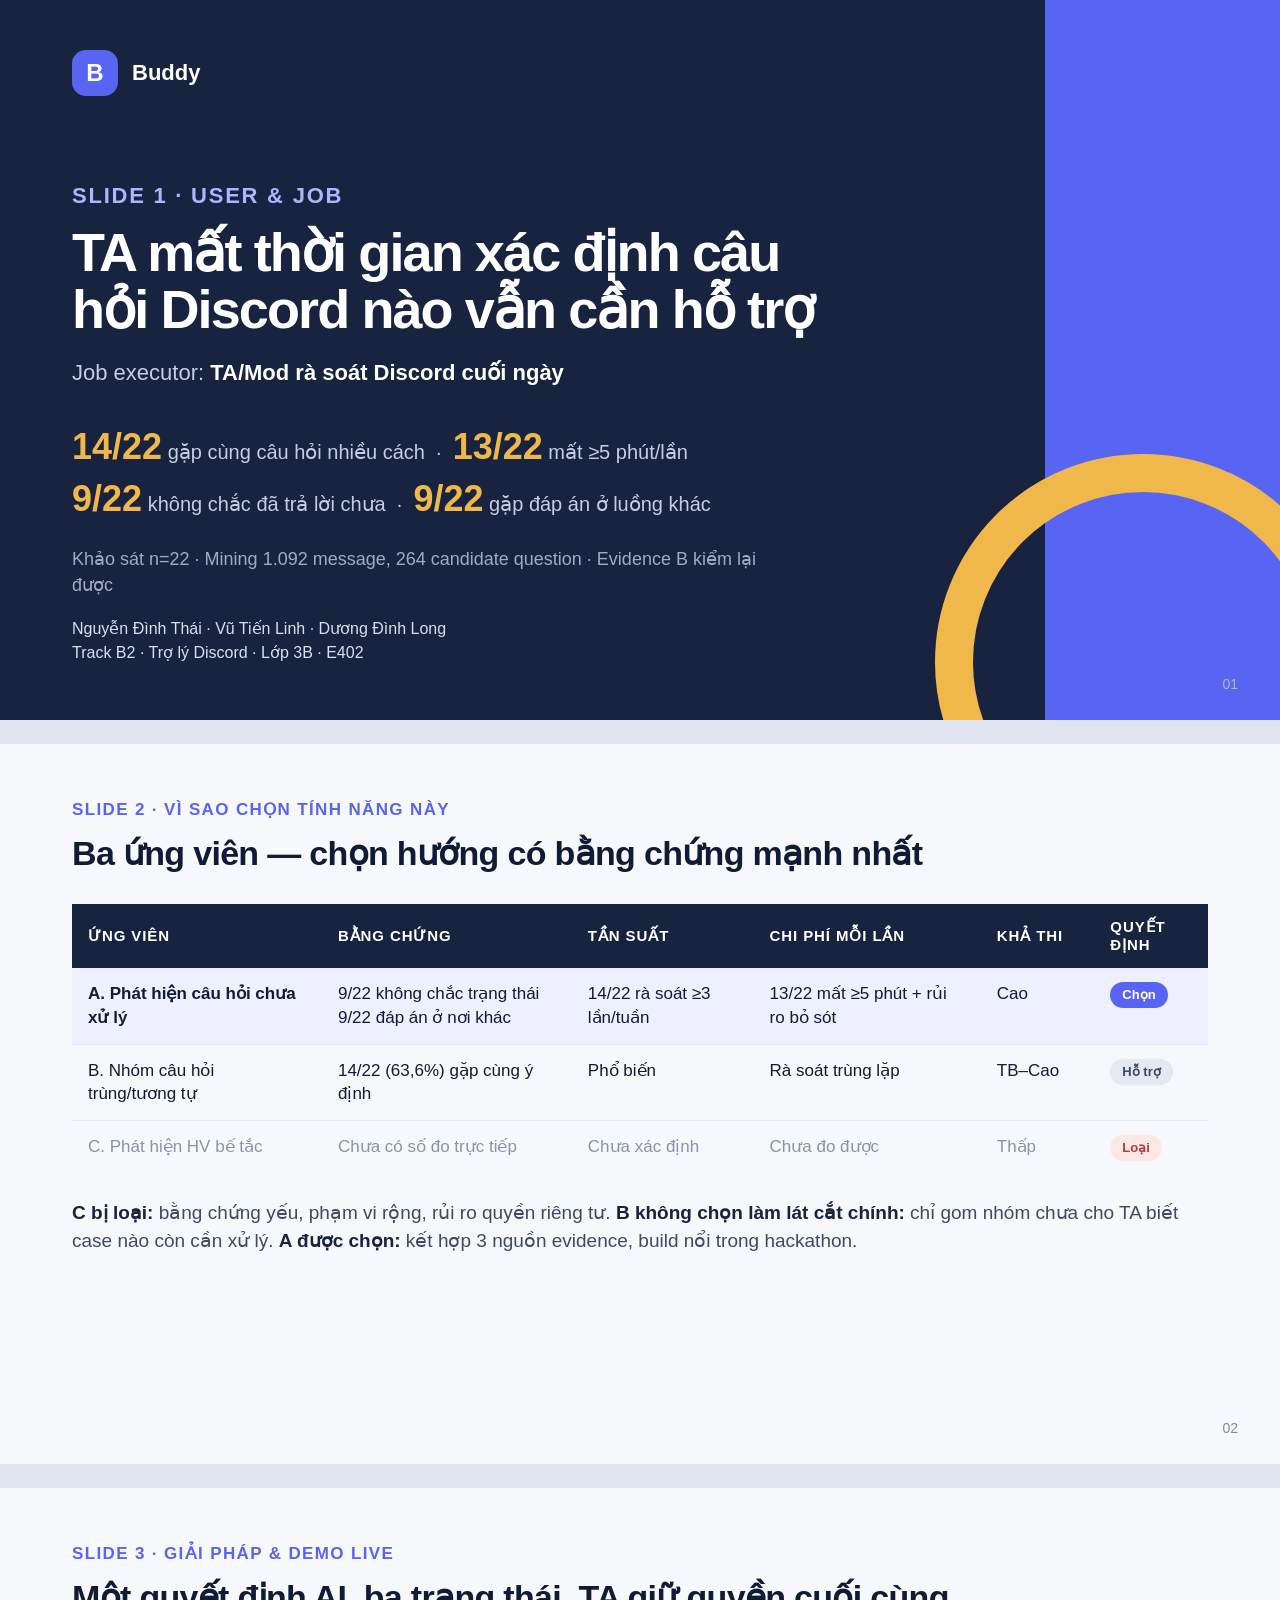
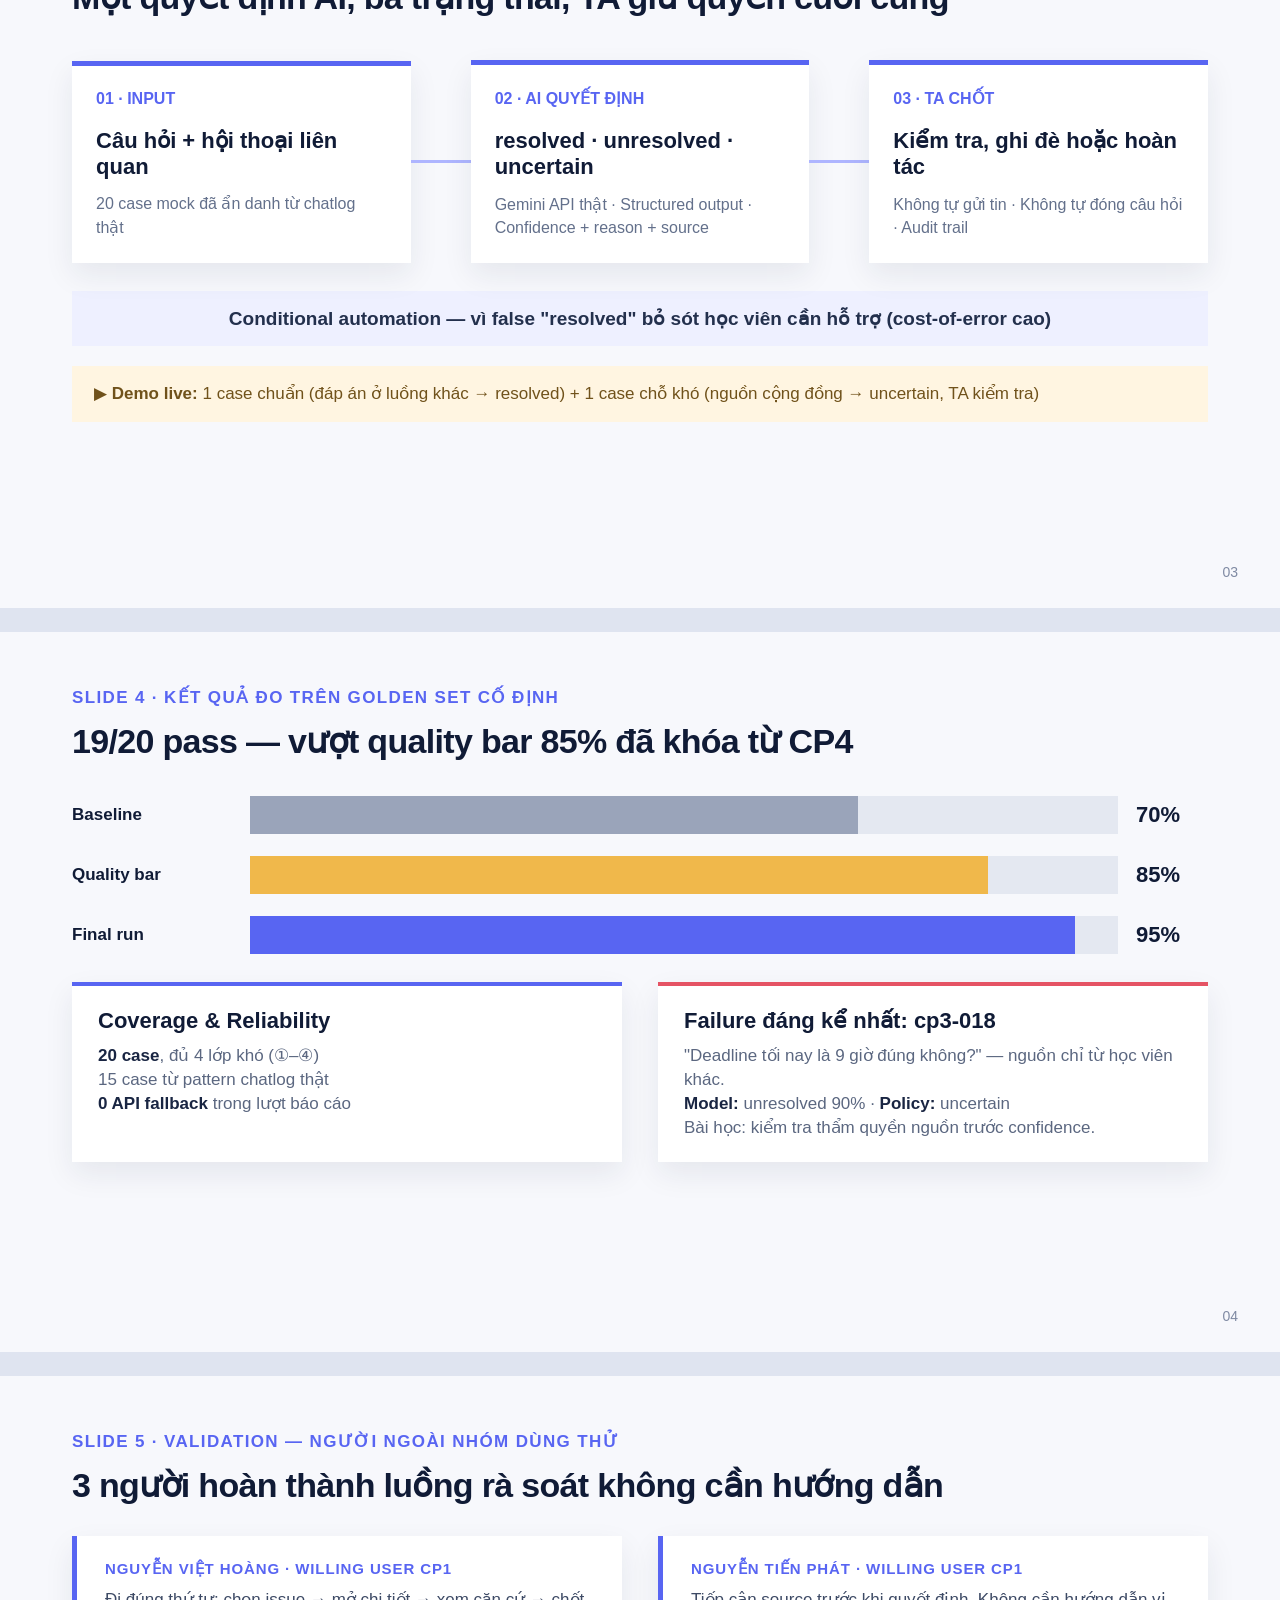
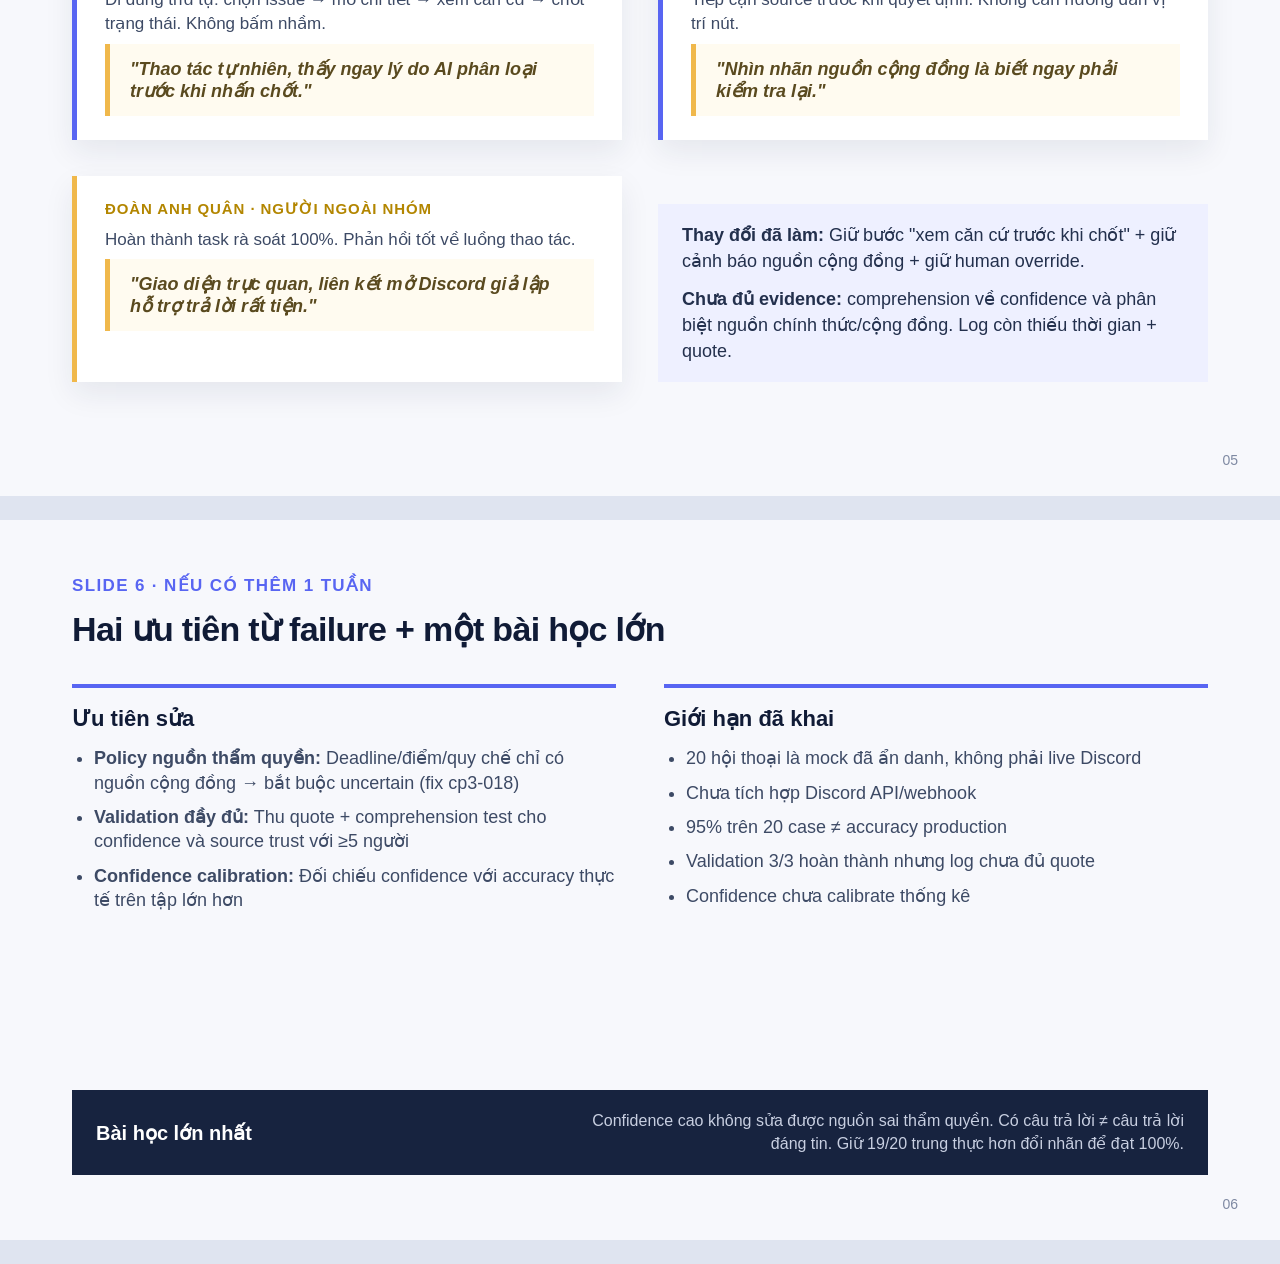
<file: docs/demo-slides.html>
<!doctype html>
<html lang="vi">
<head>
  <meta charset="utf-8">
  <meta name="viewport" content="width=device-width, initial-scale=1">
  <title>Buddy · Demo slides CP5</title>
  <style>
    @page { size: 13.333in 7.5in; margin: 0; }
    * { box-sizing: border-box; }
    html, body { margin: 0; background: #dfe4f0; font-family: Arial, "Segoe UI", sans-serif; color: #101b36; }
    .slide { position: relative; width: 13.333in; height: 7.5in; margin: 0 auto 24px; overflow: hidden; background: #f7f8fc; page-break-after: always; }
    .slide:last-child { page-break-after: auto; }
    .navy { background: #17233f; color: white; }
    .pad { padding: 54px 72px; }
    .eyebrow { margin: 0 0 12px; color: #5865f2; font-size: 17px; font-weight: 800; letter-spacing: .08em; text-transform: uppercase; }
    .navy .eyebrow { color: #aeb5ff; }
    h1 { margin: 0; font-size: 54px; line-height: 1.05; letter-spacing: -.035em; }
    h2 { margin: 0; font-size: 34px; line-height: 1.1; letter-spacing: -.02em; }
    h3 { margin: 0; font-size: 22px; line-height: 1.2; }
    p { margin: 0; font-size: 20px; line-height: 1.45; }
    .muted { color: #63708b; }
    .navy .muted { color: #c7cee2; }
    .brand { position: absolute; left: 72px; top: 50px; display: flex; align-items: center; gap: 14px; font-size: 22px; font-weight: 800; }
    .brand-mark { display: grid; width: 46px; height: 46px; place-items: center; border-radius: 14px; background: #5865f2; color: white; font-size: 24px; font-weight: 900; }
    .cover-copy { position: absolute; left: 72px; top: 160px; width: 820px; }
    .cover-copy h1 { max-width: 780px; }
    .cover-copy p { margin-top: 20px; width: 700px; font-size: 22px; }
    .cover-rule { position: absolute; right: 0; top: 0; width: 235px; height: 720px; background: #5865f2; }
    .cover-rule::before { content: ""; position: absolute; left: -110px; bottom: -150px; width: 340px; height: 340px; border: 38px solid #f0b84b; border-radius: 50%; }
    .team { position: absolute; left: 72px; bottom: 55px; color: #dbe0ee; font-size: 16px; line-height: 1.5; }
    .page { position: absolute; right: 42px; bottom: 28px; font-size: 14px; color: #7e89a2; }
    .navy .page { color: #aeb7cf; }

    /* Metrics grid */
    .grid-2 { display: grid; grid-template-columns: 1fr 1fr; gap: 36px; margin-top: 32px; }
    .metric { border-top: 4px solid #5865f2; padding-top: 14px; }
    .metric strong { display: block; font-size: 44px; line-height: 1; color: #17233f; }
    .metric span { display: block; margin-top: 8px; font-size: 17px; line-height: 1.35; color: #5d6982; }

    /* Job statement */
    .jtbd { margin-top: 28px; padding: 20px 26px; border-left: 6px solid #f0b84b; background: white; font-size: 21px; font-weight: 700; line-height: 1.35; }

    /* Impact table */
    .impact-table { width: 100%; margin-top: 32px; border-collapse: collapse; font-size: 17px; }
    .impact-table th { text-align: left; padding: 14px 16px; background: #17233f; color: white; font-size: 15px; font-weight: 800; text-transform: uppercase; letter-spacing: .06em; }
    .impact-table td { padding: 14px 16px; border-bottom: 1px solid #e4e8f1; vertical-align: top; line-height: 1.4; }
    .impact-table tr:last-child td { border-bottom: none; }
    .impact-table .chosen { background: #eef0ff; }
    .impact-table .eliminated { color: #8893aa; }
    .tag-chosen { display: inline-block; padding: 4px 12px; border-radius: 999px; background: #5865f2; color: white; font-size: 13px; font-weight: 800; }
    .tag-support { display: inline-block; padding: 4px 12px; border-radius: 999px; background: #e4e8f1; color: #3d4a65; font-size: 13px; font-weight: 800; }
    .tag-no { display: inline-block; padding: 4px 12px; border-radius: 999px; background: #fde8e8; color: #b33a3a; font-size: 13px; font-weight: 800; }
    .impact-why { margin-top: 24px; font-size: 19px; line-height: 1.45; color: #3d4a65; }
    .impact-why strong { color: #17233f; }

    /* Flow */
    .flow { display: grid; grid-template-columns: 1fr 60px 1fr 60px 1fr; align-items: center; margin-top: 44px; }
    .step { min-height: 200px; padding: 24px; background: white; border-top: 5px solid #5865f2; box-shadow: 0 12px 28px rgba(24,35,63,.08); }
    .step .num { display: block; margin-bottom: 20px; color: #5865f2; font-size: 16px; font-weight: 800; }
    .step p { margin-top: 12px; color: #63708b; font-size: 16px; }
    .connector { height: 3px; background: #aeb5ff; }
    .principle { margin-top: 28px; padding: 16px 22px; color: #23304d; background: #eef0ff; font-size: 19px; font-weight: 800; text-align: center; }
    .tag { display: inline-block; margin-bottom: 18px; padding: 7px 14px; border-radius: 999px; color: #2b3ab8; background: #e9ebff; font-size: 14px; font-weight: 800; }
    .demo-note { margin-top: 20px; padding: 16px 22px; background: #fff5e1; color: #70521b; font-size: 17px; line-height: 1.4; }

    /* Bar chart */
    .chart { margin-top: 36px; }
    .bar-row { display: grid; grid-template-columns: 160px 1fr 72px; gap: 18px; align-items: center; margin: 22px 0; }
    .bar-label { font-size: 17px; font-weight: 800; }
    .track { height: 38px; background: #e4e8f1; overflow: hidden; }
    .fill { height: 100%; background: #5865f2; }
    .fill.baseline { background: #9aa4ba; }
    .fill.bar { background: #f0b84b; }
    .bar-value { font-size: 22px; font-weight: 900; }

    /* Result grid */
    .result-grid { display: grid; grid-template-columns: 1fr 1fr; gap: 36px; margin-top: 28px; }
    .result-card { padding: 22px 26px; background: white; border-top: 4px solid #5865f2; box-shadow: 0 12px 28px rgba(24,35,63,.08); }
    .result-card.fail { border-top-color: #e55364; }
    .result-card h3 { margin-bottom: 10px; }
    .result-card p { font-size: 17px; color: #5b6780; line-height: 1.4; }
    .result-card strong { color: #192542; }

    /* Validation */
    .val-grid { display: grid; grid-template-columns: 1fr 1fr; gap: 36px; margin-top: 32px; }
    .val-card { padding: 24px 28px; background: white; border-left: 5px solid #5865f2; box-shadow: 0 12px 28px rgba(24,35,63,.08); }
    .val-card .name { font-size: 15px; font-weight: 800; color: #5865f2; text-transform: uppercase; letter-spacing: .06em; margin-bottom: 10px; }
    .val-card p { font-size: 17px; color: #3d4a65; line-height: 1.4; }
    .val-summary { margin-top: 28px; padding: 18px 24px; background: #eef0ff; }
    .val-summary p { font-size: 18px; color: #23304d; line-height: 1.45; }
    .quote-block { margin-top: 8px; padding: 14px 20px; border-left: 5px solid #f0b84b; background: #fffbf0; font-size: 18px; font-weight: 700; font-style: italic; color: #5a4a1f; }

    /* Future */
    .future-grid { display: grid; grid-template-columns: 1fr 1fr; gap: 48px; margin-top: 36px; }
    .future-block { border-top: 4px solid #5865f2; padding-top: 18px; }
    .future-block h3 { margin-bottom: 14px; }
    .future-block ul { margin: 0; padding-left: 22px; }
    .future-block li { margin: 10px 0; font-size: 18px; line-height: 1.35; color: #3d4a65; }
    .lesson-box { position: absolute; left: 72px; right: 72px; bottom: 65px; padding: 20px 24px; background: #17233f; color: white; display: flex; justify-content: space-between; align-items: center; }
    .lesson-box strong { font-size: 20px; }
    .lesson-box span { max-width: 620px; color: #c8cfe1; font-size: 16px; line-height: 1.4; text-align: right; }

    /* Honesty bar */
    .honesty { position: absolute; left: 72px; right: 72px; bottom: 50px; display: flex; justify-content: space-between; align-items: center; padding: 18px 22px; background: #17233f; color: white; }
    .honesty strong { font-size: 19px; }
    .honesty span { max-width: 600px; color: #c8cfe1; font-size: 15px; line-height: 1.4; text-align: right; }

    @media print { html, body { background: white; } .slide { margin: 0; } }
  </style>
</head>
<body>

  <!-- ========== SLIDE 1 · USER & JOB (45") ========== -->
  <section class="slide navy">
    <div class="cover-rule"></div>
    <div class="brand"><span class="brand-mark">B</span><span>Buddy</span></div>
    <div class="cover-copy">
      <p class="eyebrow">Slide 1 · User &amp; Job</p>
      <h1>TA mất thời gian xác định câu hỏi Discord nào vẫn cần hỗ trợ</h1>
      <p class="muted">Job executor: <strong style="color:white">TA/Mod rà soát Discord cuối ngày</strong></p>
      <p class="muted" style="margin-top:32px; font-size:20px;">
        <strong style="color:#f0b84b; font-size:36px">14/22</strong> gặp cùng câu hỏi nhiều cách &nbsp;·&nbsp;
        <strong style="color:#f0b84b; font-size:36px">13/22</strong> mất ≥5 phút/lần<br>
        <strong style="color:#f0b84b; font-size:36px">9/22</strong> không chắc đã trả lời chưa &nbsp;·&nbsp;
        <strong style="color:#f0b84b; font-size:36px">9/22</strong> gặp đáp án ở luồng khác
      </p>
      <p class="muted" style="margin-top:20px; font-size:18px; opacity:.8;">Khảo sát n=22 · Mining 1.092 message, 264 candidate question · Evidence B kiểm lại được</p>
    </div>
    <div class="team">Nguyễn Đình Thái · Vũ Tiến Linh · Dương Đình Long<br>Track B2 · Trợ lý Discord · Lớp 3B · E402</div>
    <span class="page">01</span>
  </section>

  <!-- ========== SLIDE 2 · VÌ SAO CHỌN TÍNH NĂNG NÀY (45") ========== -->
  <section class="slide pad">
    <p class="eyebrow">Slide 2 · Vì sao chọn tính năng này</p>
    <h2>Ba ứng viên — chọn hướng có bằng chứng mạnh nhất</h2>
    <table class="impact-table">
      <tr>
        <th style="width:22%">Ứng viên</th>
        <th style="width:22%">Bằng chứng</th>
        <th style="width:16%">Tần suất</th>
        <th style="width:20%">Chi phí mỗi lần</th>
        <th style="width:10%">Khả thi</th>
        <th style="width:10%">Quyết định</th>
      </tr>
      <tr class="chosen">
        <td><strong>A. Phát hiện câu hỏi chưa xử lý</strong></td>
        <td>9/22 không chắc trạng thái<br>9/22 đáp án ở nơi khác</td>
        <td>14/22 rà soát ≥3 lần/tuần</td>
        <td>13/22 mất ≥5 phút + rủi ro bỏ sót</td>
        <td>Cao</td>
        <td><span class="tag-chosen">Chọn</span></td>
      </tr>
      <tr>
        <td>B. Nhóm câu hỏi trùng/tương tự</td>
        <td>14/22 (63,6%) gặp cùng ý định</td>
        <td>Phổ biến</td>
        <td>Rà soát trùng lặp</td>
        <td>TB–Cao</td>
        <td><span class="tag-support">Hỗ trợ</span></td>
      </tr>
      <tr class="eliminated">
        <td>C. Phát hiện HV bế tắc</td>
        <td>Chưa có số đo trực tiếp</td>
        <td>Chưa xác định</td>
        <td>Chưa đo được</td>
        <td>Thấp</td>
        <td><span class="tag-no">Loại</span></td>
      </tr>
    </table>
    <p class="impact-why"><strong>C bị loại:</strong> bằng chứng yếu, phạm vi rộng, rủi ro quyền riêng tư. <strong>B không chọn làm lát cắt chính:</strong> chỉ gom nhóm chưa cho TA biết case nào còn cần xử lý. <strong>A được chọn:</strong> kết hợp 3 nguồn evidence, build nổi trong hackathon.</p>
    <span class="page">02</span>
  </section>

  <!-- ========== SLIDE 3 · GIẢI PHÁP & DEMO LIVE (2') ========== -->
  <section class="slide pad">
    <p class="eyebrow">Slide 3 · Giải pháp &amp; Demo live</p>
    <h2>Một quyết định AI, ba trạng thái, TA giữ quyền cuối cùng</h2>
    <div class="flow">
      <div class="step"><span class="num">01 · INPUT</span><h3>Câu hỏi + hội thoại liên quan</h3><p>20 case mock đã ẩn danh từ chatlog thật</p></div>
      <div class="connector"></div>
      <div class="step"><span class="num">02 · AI QUYẾT ĐỊNH</span><h3>resolved · unresolved · uncertain</h3><p>Gemini API thật · Structured output · Confidence + reason + source</p></div>
      <div class="connector"></div>
      <div class="step"><span class="num">03 · TA CHỐT</span><h3>Kiểm tra, ghi đè hoặc hoàn tác</h3><p>Không tự gửi tin · Không tự đóng câu hỏi · Audit trail</p></div>
    </div>
    <div class="principle">Conditional automation — vì false "resolved" bỏ sót học viên cần hỗ trợ (cost-of-error cao)</div>
    <div class="demo-note">▶ <strong>Demo live:</strong> 1 case chuẩn (đáp án ở luồng khác → resolved) + 1 case chỗ khó (nguồn cộng đồng → uncertain, TA kiểm tra)</div>
    <span class="page">03</span>
  </section>

  <!-- ========== SLIDE 4 · KẾT QUẢ ĐO (45") ========== -->
  <section class="slide pad">
    <p class="eyebrow">Slide 4 · Kết quả đo trên golden set cố định</p>
    <h2>19/20 pass — vượt quality bar 85% đã khóa từ CP4</h2>
    <div class="chart">
      <div class="bar-row"><div class="bar-label">Baseline</div><div class="track"><div class="fill baseline" style="width:70%"></div></div><div class="bar-value">70%</div></div>
      <div class="bar-row"><div class="bar-label">Quality bar</div><div class="track"><div class="fill bar" style="width:85%"></div></div><div class="bar-value">85%</div></div>
      <div class="bar-row"><div class="bar-label">Final run</div><div class="track"><div class="fill" style="width:95%"></div></div><div class="bar-value">95%</div></div>
    </div>
    <div class="result-grid">
      <div class="result-card">
        <h3>Coverage & Reliability</h3>
        <p><strong>20 case</strong>, đủ 4 lớp khó (①–④)<br>15 case từ pattern chatlog thật<br><strong>0 API fallback</strong> trong lượt báo cáo</p>
      </div>
      <div class="result-card fail">
        <h3>Failure đáng kể nhất: cp3-018</h3>
        <p>"Deadline tối nay là 9 giờ đúng không?" — nguồn chỉ từ học viên khác.<br><strong>Model:</strong> unresolved 90% · <strong>Policy:</strong> uncertain<br>Bài học: kiểm tra thẩm quyền nguồn trước confidence.</p>
      </div>
    </div>
    <span class="page">04</span>
  </section>

  <!-- ========== SLIDE 5 · USER THẬT NÓI GÌ (45") ========== -->
  <section class="slide pad">
    <p class="eyebrow">Slide 5 · Validation — người ngoài nhóm dùng thử</p>
    <h2>3 người hoàn thành luồng rà soát không cần hướng dẫn</h2>
    <div class="val-grid">
      <div class="val-card">
        <div class="name">Nguyễn Việt Hoàng · willing user CP1</div>
        <p>Đi đúng thứ tự: chọn issue → mở chi tiết → xem căn cứ → chốt trạng thái. Không bấm nhầm.</p>
        <div class="quote-block">"Thao tác tự nhiên, thấy ngay lý do AI phân loại trước khi nhấn chốt."</div>
      </div>
      <div class="val-card">
        <div class="name">Nguyễn Tiến Phát · willing user CP1</div>
        <p>Tiếp cận source trước khi quyết định. Không cần hướng dẫn vị trí nút.</p>
        <div class="quote-block">"Nhìn nhãn nguồn cộng đồng là biết ngay phải kiểm tra lại."</div>
      </div>
      <div class="val-card" style="border-left-color:#f0b84b">
        <div class="name" style="color:#b38600">Đoàn Anh Quân · người ngoài nhóm</div>
        <p>Hoàn thành task rà soát 100%. Phản hồi tốt về luồng thao tác.</p>
        <div class="quote-block">"Giao diện trực quan, liên kết mở Discord giả lập hỗ trợ trả lời rất tiện."</div>
      </div>
      <div>
        <div class="val-summary">
          <p><strong>Thay đổi đã làm:</strong> Giữ bước "xem căn cứ trước khi chốt" + giữ cảnh báo nguồn cộng đồng + giữ human override.</p>
          <p style="margin-top:12px"><strong>Chưa đủ evidence:</strong> comprehension về confidence và phân biệt nguồn chính thức/cộng đồng. Log còn thiếu thời gian + quote.</p>
        </div>
      </div>
    </div>
    <span class="page">05</span>
  </section>

  <!-- ========== SLIDE 6 · NẾU CÓ THÊM 1 TUẦN (30") ========== -->
  <section class="slide pad">
    <p class="eyebrow">Slide 6 · Nếu có thêm 1 tuần</p>
    <h2>Hai ưu tiên từ failure + một bài học lớn</h2>
    <div class="future-grid">
      <div class="future-block">
        <h3>Ưu tiên sửa</h3>
        <ul>
          <li><strong>Policy nguồn thẩm quyền:</strong> Deadline/điểm/quy chế chỉ có nguồn cộng đồng → bắt buộc uncertain (fix cp3-018)</li>
          <li><strong>Validation đầy đủ:</strong> Thu quote + comprehension test cho confidence và source trust với ≥5 người</li>
          <li><strong>Confidence calibration:</strong> Đối chiếu confidence với accuracy thực tế trên tập lớn hơn</li>
        </ul>
      </div>
      <div class="future-block">
        <h3>Giới hạn đã khai</h3>
        <ul>
          <li>20 hội thoại là mock đã ẩn danh, không phải live Discord</li>
          <li>Chưa tích hợp Discord API/webhook</li>
          <li>95% trên 20 case ≠ accuracy production</li>
          <li>Validation 3/3 hoàn thành nhưng log chưa đủ quote</li>
          <li>Confidence chưa calibrate thống kê</li>
        </ul>
      </div>
    </div>
    <div class="lesson-box">
      <strong>Bài học lớn nhất</strong>
      <span>Confidence cao không sửa được nguồn sai thẩm quyền. Có câu trả lời ≠ câu trả lời đáng tin. Giữ 19/20 trung thực hơn đổi nhãn để đạt 100%.</span>
    </div>
    <span class="page">06</span>
  </section>

</body>
</html>
</file>
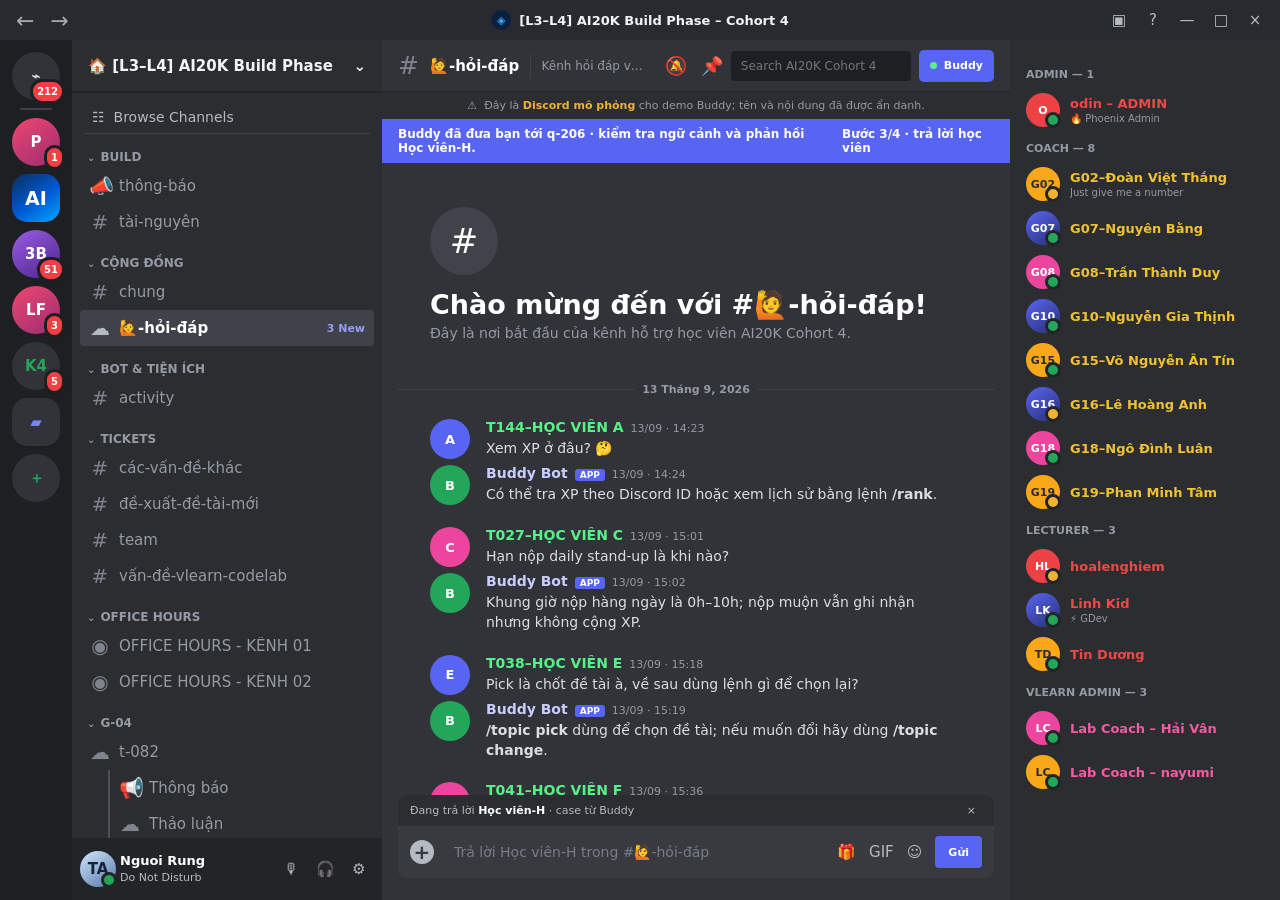
<file: codebase/prototype/discord-mock.html>
<!doctype html>
<html lang="vi">
<head>
  <meta charset="utf-8">
  <meta name="viewport" content="width=device-width, initial-scale=1">
  <meta name="description" content="Discord mock mô phỏng luồng TA phản hồi câu hỏi từ Buddy.">
  <title>[L3–L4] AI20K Build Phase – Cohort 4 · Discord mock</title>
  <style>
    :root { color-scheme: dark; --rail:#1e1f22; --sidebar:#2b2d31; --chat:#313338; --hover:#35373c; --active:#404249; --line:#3f4147; --text:#dbdee1; --muted:#949ba4; --soft:#b5bac1; --brand:#5865f2; --green:#23a55a; --red:#f23f43; --yellow:#f0b232; }
    * { box-sizing:border-box; }
    html,body { width:100%; height:100%; margin:0; overflow:hidden; }
    body { background:var(--chat); color:var(--text); font-family:"Segoe UI",Inter,system-ui,sans-serif; font-size:15px; }
    button,input { font:inherit; }
    button,a { -webkit-tap-highlight-color:transparent; }
    button:focus-visible,a:focus-visible,input:focus-visible { outline:2px solid #c9cdfb; outline-offset:2px; }

    .window-bar { position:relative; display:flex; height:40px; align-items:center; justify-content:space-between; padding:0 16px; background:#292a2f; color:var(--soft); font-size:13px; user-select:none; }
    .window-nav,.window-actions { display:flex; align-items:center; gap:16px; }
    .window-nav span { color:#a6aab2; font-size:22px; }
    .window-title { position:absolute; left:50%; display:flex; align-items:center; gap:8px; color:#f2f3f5; font-weight:650; transform:translateX(-50%); }
    .window-title i { display:grid; width:20px; height:20px; place-items:center; border-radius:50%; background:#09213e; color:#3ba7ff; font-size:11px; font-style:normal; }
    .window-actions span { display:grid; width:18px; height:18px; place-items:center; font-size:15px; }
    .discord { display:grid; height:calc(100vh - 40px); grid-template-columns:72px 310px minmax(440px,1fr) 270px; }

    .server-rail { display:flex; min-height:0; flex-direction:column; align-items:center; gap:8px; overflow-y:auto; padding:12px 0; background:var(--rail); scrollbar-width:none; }
    .server-rail::-webkit-scrollbar { display:none; }
    .server { position:relative; display:grid; width:48px; height:48px; flex:0 0 48px; place-items:center; overflow:visible; border:0; border-radius:50%; background:var(--chat); color:white; font-weight:800; cursor:pointer; transition:border-radius 150ms,background 150ms; }
    .server:hover,.server.active { border-radius:15px; background:var(--brand); }
    .server.active::before { content:""; position:absolute; top:6px; bottom:6px; left:-12px; width:4px; border-radius:0 4px 4px 0; background:white; }
    .server.logo { overflow:hidden; background:linear-gradient(145deg,#092f5d,#005ad6 55%,#00a8ff); font-size:19px; }
    .server.pink { background:linear-gradient(145deg,#ef476f,#9b2c72); }
    .server.purple { background:linear-gradient(145deg,#9b5de5,#4c2388); }
    .server.green { color:#23a55a; }
    .server.folder { border-radius:15px; color:#7386ff; }
    .server .notice { position:absolute; right:-5px; bottom:-4px; min-width:21px; padding:2px 4px; border:3px solid var(--rail); border-radius:12px; background:var(--red); color:white; font-size:10px; line-height:15px; }
    .server-separator { width:32px; height:2px; flex:0 0 2px; border-radius:2px; background:var(--line); }

    .channel-sidebar { display:grid; min-width:0; min-height:0; grid-template-rows:52px minmax(0,1fr) 62px; background:var(--sidebar); }
    .server-header { display:flex; align-items:center; justify-content:space-between; gap:8px; padding:0 16px; border-bottom:1px solid #202225; box-shadow:0 1px 0 rgba(0,0,0,.2); color:#f2f3f5; font-weight:700; }
    .server-name { overflow:hidden; text-overflow:ellipsis; white-space:nowrap; }
    .channel-scroll { overflow-y:auto; padding:9px 8px; scrollbar-width:thin; scrollbar-color:#1a1b1e transparent; }
    .browse { display:flex; align-items:center; gap:9px; margin:0 4px 10px; padding:8px; border-bottom:1px solid var(--line); color:var(--soft); font-size:14px; }
    .category { display:flex; align-items:center; gap:5px; margin:16px 7px 4px; color:var(--muted); font-size:12px; font-weight:650; text-transform:uppercase; }
    .category::before { content:"⌄"; font-size:10px; }
    .channel { display:flex; min-height:36px; align-items:center; gap:8px; padding:5px 9px; border-radius:4px; color:var(--muted); text-decoration:none; cursor:pointer; }
    .channel:hover { background:rgba(79,84,92,.32); color:var(--text); }
    .channel.active { background:var(--active); color:white; }
    .channel .icon { width:22px; flex:0 0 22px; color:#80848e; font-size:20px; text-align:center; }
    .channel.active .icon { color:var(--soft); }
    .channel-name { min-width:0; overflow:hidden; text-overflow:ellipsis; font-weight:520; white-space:nowrap; }
    .channel.active .channel-name { font-weight:680; }
    .channel .new { margin-left:auto; color:#949cf7; font-size:11px; font-weight:750; }
    .nested { margin-left:28px; border-left:2px solid #4d5058; }
    .nested .channel { border-radius:0 4px 4px 0; }
    .user-panel { display:grid; grid-template-columns:36px minmax(0,1fr) repeat(3,30px); align-items:center; gap:4px; padding:8px; background:#232428; }
    .user-avatar,.avatar,.member-avatar { position:relative; display:grid; place-items:center; flex:0 0 auto; border-radius:50%; color:white; font-weight:800; }
    .user-avatar { width:36px; height:36px; background:linear-gradient(145deg,#d2e7ff,#5477a7); color:#15233a; }
    .user-avatar::after,.member-avatar::after { content:""; position:absolute; right:-1px; bottom:-1px; width:10px; height:10px; border:3px solid #232428; border-radius:50%; background:var(--green); }
    .user-copy { min-width:0; line-height:1.15; }
    .user-copy strong,.user-copy small { display:block; overflow:hidden; text-overflow:ellipsis; white-space:nowrap; }
    .user-copy strong { color:white; font-size:13px; }
    .user-copy small { margin-top:3px; color:var(--soft); font-size:11px; }
    .user-tool { display:grid; width:30px; height:30px; place-items:center; border:0; border-radius:4px; background:transparent; color:var(--soft); cursor:pointer; }
    .user-tool:hover { background:var(--hover); }

    .chat { display:grid; min-width:0; min-height:0; grid-template-rows:52px auto minmax(0,1fr) auto; background:var(--chat); }
    .chat-header { display:flex; min-width:0; align-items:center; gap:11px; padding:0 16px; border-bottom:1px solid #26272b; box-shadow:0 1px 0 rgba(0,0,0,.12); }
    .chat-header .hash { color:#80848e; font-size:25px; font-weight:500; }
    .chat-heading { display:flex; min-width:0; align-items:center; gap:11px; }
    .chat-heading strong { flex:0 0 auto; color:white; font-size:15px; }
    .chat-heading .divider-v { width:1px; height:24px; background:var(--line); }
    .chat-topic { overflow:hidden; color:var(--muted); font-size:12px; text-overflow:ellipsis; white-space:nowrap; }
    .chat-tools { display:flex; flex:0 0 auto; align-items:center; gap:8px; margin-left:auto; }
    .chat-tool { display:grid; width:28px; height:28px; place-items:center; border:0; background:transparent; color:var(--soft); font-size:18px; cursor:pointer; }
    .search { width:180px; height:30px; padding:0 10px; border:0; border-radius:4px; background:var(--rail); color:var(--text); font-size:12px; }
    .buddy-link { display:inline-flex; min-height:32px; align-items:center; gap:7px; padding:0 11px; border-radius:5px; background:var(--brand); color:white; font-size:11px; font-weight:750; text-decoration:none; white-space:nowrap; }
    .buddy-link:hover { background:#4752c4; }
    .buddy-link .dot { width:7px; height:7px; border-radius:50%; background:#57f287; }
    .mock-notice { display:flex; align-items:center; justify-content:center; gap:7px; padding:7px 12px; background:#2b2d31; color:var(--muted); font-size:11px; }
    .mock-notice strong { color:var(--yellow); }
    .case-banner { display:none; align-items:center; justify-content:space-between; gap:14px; padding:8px 16px; background:var(--brand); color:white; font-size:12px; font-weight:650; }
    .case-banner.show { display:flex; }
    .case-banner a { color:white; font-weight:750; text-decoration:none; }

    .chat-body { min-height:0; overflow-y:auto; padding:8px 0 22px; scrollbar-color:#1a1b1e #2b2d31; scrollbar-width:thin; }
    .channel-welcome { padding:36px 48px 24px; }
    .welcome-icon { display:grid; width:68px; height:68px; place-items:center; border-radius:50%; background:#41434a; color:white; font-size:34px; }
    .channel-welcome h1 { margin:14px 0 4px; color:white; font-size:27px; }
    .channel-welcome p { margin:0; color:var(--muted); font-size:14px; }
    .date-divider,.new-divider { display:flex; align-items:center; gap:8px; margin:18px 16px 12px; color:var(--muted); font-size:11px; font-weight:650; }
    .date-divider::before,.date-divider::after,.new-divider::before,.new-divider::after { content:""; height:1px; flex:1; background:var(--line); }
    .new-divider { color:var(--red); }
    .new-divider::before,.new-divider::after { background:var(--red); }
    .msg-group { position:relative; scroll-margin-top:95px; }
    .msg-group.highlight { background:rgba(88,101,242,.12); box-shadow:inset 3px 0 #949cf7; }
    .message { display:flex; gap:16px; padding:3px 48px; }
    .message:first-child { padding-top:11px; }
    .message:last-child { padding-bottom:11px; }
    .message:hover { background:rgba(4,4,5,.07); }
    .avatar { width:40px; height:40px; background:var(--brand); font-size:13px; }
    .avatar.bot { background:var(--green); }
    .avatar.ta { background:var(--yellow); color:#1e1f22; }
    .avatar.pink { background:#eb459e; }
    .message-content { min-width:0; flex:1; }
    .message-meta { display:flex; align-items:baseline; gap:7px; }
    .message-name { color:#57f287; font-size:14px; font-weight:650; }
    .message-name.bot { color:#c9cdfb; }
    .message-name.ta { color:var(--yellow); }
    .message-time { color:var(--muted); font-size:11px; }
    .bot-tag { padding:1px 5px; border-radius:3px; background:var(--brand); color:white; font-size:9px; font-weight:800; }
    .message-text { margin-top:3px; color:var(--text); font-size:14px; line-height:1.45; word-break:break-word; }
    .message-text .mention { padding:0 3px; border-radius:3px; background:rgba(88,101,242,.3); color:#c9cdfb; }
    .ai-note { display:inline-flex; align-items:center; gap:6px; margin-top:7px; padding:5px 8px; border-radius:4px; background:rgba(242,63,67,.12); color:#ff8c91; font-size:11px; font-weight:650; }
    .ai-note.warning { background:rgba(240,178,50,.12); color:#f6c85f; }
    .attachment { display:inline-flex; margin-top:8px; padding:9px 12px; border:1px solid #202225; border-radius:6px; background:#2b2d31; color:var(--soft); font-size:12px; }

    .composer-wrap { padding:0 16px 22px; background:var(--chat); }
    .reply-context { display:none; align-items:center; justify-content:space-between; gap:12px; padding:8px 12px; border-radius:8px 8px 0 0; background:#2b2d31; color:var(--soft); font-size:11px; }
    .reply-context.show { display:flex; }
    .reply-context strong { color:white; }
    .reply-context button { border:0; background:transparent; color:var(--soft); cursor:pointer; }
    .composer { display:grid; min-height:52px; grid-template-columns:34px minmax(0,1fr) auto; align-items:center; gap:8px; padding:0 12px; border-radius:8px; background:#383a40; }
    .reply-context.show + .composer { border-radius:0 0 8px 8px; }
    .composer-plus { display:grid; width:24px; height:24px; place-items:center; border-radius:50%; background:var(--soft); color:#383a40; font-size:20px; font-weight:700; }
    .composer input { width:100%; border:0; outline:0; background:transparent; color:var(--text); font-size:14px; }
    .composer input::placeholder { color:#777d87; }
    .composer-actions { display:flex; align-items:center; gap:13px; color:var(--soft); }
    .send-button { min-height:32px; padding:0 13px; border:0; border-radius:4px; background:var(--brand); color:white; font-size:11px; font-weight:750; cursor:pointer; }
    .send-button:hover { background:#4752c4; }

    .member-sidebar { min-height:0; overflow-y:auto; padding:18px 8px; background:var(--sidebar); scrollbar-width:thin; scrollbar-color:#1a1b1e transparent; }
    .member-category { margin:10px 8px 7px; color:var(--muted); font-size:11px; font-weight:650; text-transform:uppercase; }
    .member { display:flex; align-items:center; gap:10px; min-height:44px; padding:4px 8px; border-radius:4px; }
    .member:hover { background:var(--hover); }
    .member-avatar { width:34px; height:34px; background:linear-gradient(145deg,#5965f2,#263075); font-size:11px; }
    .member-avatar.yellow { background:#faa81a; color:#2b2d31; }
    .member-avatar.pink { background:#eb459e; }
    .member-avatar.red { background:#ed4245; }
    .member-avatar.idle::after { background:var(--yellow); }
    .member-copy { min-width:0; }
    .member-copy strong,.member-copy small { display:block; overflow:hidden; text-overflow:ellipsis; white-space:nowrap; }
    .member-copy strong { color:#f0c232; font-size:13px; }
    .member-copy strong.admin { color:#f04747; }
    .member-copy strong.coach { color:#f65aa3; }
    .member-copy small { margin-top:2px; color:var(--muted); font-size:10px; }
    .toast { position:fixed; bottom:24px; left:50%; z-index:100; display:none; max-width:calc(100vw - 32px); padding:11px 18px; border-radius:7px; background:#248046; color:white; font-size:12px; font-weight:700; box-shadow:0 8px 30px rgba(0,0,0,.35); transform:translateX(-50%); }
    .toast.show { display:block; animation:toast-in 180ms ease-out; }
    @keyframes toast-in { from { opacity:0; transform:translate(-50%,12px); } }
    @media (max-width:1180px) { .discord{grid-template-columns:72px 270px minmax(420px,1fr)} .member-sidebar{display:none} .search{width:140px} }
    @media (max-width:820px) { .window-title{position:static;transform:none} .window-nav,.window-actions{display:none} .window-bar{justify-content:center} .discord{grid-template-columns:64px minmax(0,1fr)} .server-rail{grid-column:1} .channel-sidebar{display:none} .chat{grid-column:2} .chat-topic,.search,.chat-tool{display:none} .message{padding-inline:18px} .channel-welcome{padding-inline:18px} .buddy-link{margin-left:auto} }
    @media (max-width:560px) { .discord{display:block} .server-rail{display:none} .chat{height:100%} .mock-notice{display:none} .case-banner{font-size:10px} .message{gap:10px;padding-inline:12px} .avatar{width:34px;height:34px} .composer-wrap{padding:0 8px 10px} .composer-actions>span{display:none} }
  </style>
</head>
<body>
  <header class="window-bar" aria-label="Thanh cửa sổ Discord mô phỏng">
    <div class="window-nav"><span>←</span><span>→</span></div>
    <div class="window-title"><i>◈</i><span>[L3–L4] AI20K Build Phase – Cohort 4</span></div>
    <div class="window-actions"><span>▣</span><span>?</span><span>—</span><span>□</span><span>×</span></div>
  </header>
  <div class="discord">
    <nav class="server-rail" aria-label="Danh sách máy chủ">
      <button class="server">⌁<span class="notice">212</span></button><div class="server-separator"></div>
      <button class="server pink">P<span class="notice">1</span></button><button class="server logo active">AI</button>
      <button class="server purple">3B<span class="notice">51</span></button><button class="server pink">LF<span class="notice">3</span></button>
      <button class="server green">K4<span class="notice">5</span></button><button class="server folder">▰</button><button class="server green">＋</button>
    </nav>

    <aside class="channel-sidebar" aria-label="Kênh máy chủ">
      <header class="server-header"><span class="server-name">🏠 [L3–L4] AI20K Build Phase</span><span>⌄</span></header>
      <div class="channel-scroll">
        <div class="browse">☷ <span>Browse Channels</span></div>
        <div class="category">Build</div>
        <a class="channel"><span class="icon">📣</span><span class="channel-name">thông-báo</span></a>
        <a class="channel"><span class="icon">#</span><span class="channel-name">tài-nguyên</span></a>
        <div class="category">Cộng đồng</div>
        <a class="channel"><span class="icon">#</span><span class="channel-name">chung</span></a>
        <a class="channel active"><span class="icon">☁</span><span class="channel-name">🙋-hỏi-đáp</span><span class="new">3 New</span></a>
        <div class="category">Bot &amp; Tiện ích</div>
        <a class="channel"><span class="icon">#</span><span class="channel-name">activity</span></a>
        <div class="category">Tickets</div>
        <a class="channel"><span class="icon">#</span><span class="channel-name">các-vấn-đề-khác</span></a>
        <a class="channel"><span class="icon">#</span><span class="channel-name">đề-xuất-đề-tài-mới</span></a>
        <a class="channel"><span class="icon">#</span><span class="channel-name">team</span></a>
        <a class="channel"><span class="icon">#</span><span class="channel-name">vấn-đề-vlearn-codelab</span></a>
        <div class="category">Office hours</div>
        <a class="channel"><span class="icon">◉</span><span class="channel-name">OFFICE HOURS - KÊNH 01</span></a>
        <a class="channel"><span class="icon">◉</span><span class="channel-name">OFFICE HOURS - KÊNH 02</span></a>
        <div class="category">G-04</div>
        <a class="channel"><span class="icon">☁</span><span class="channel-name">t-082</span></a>
        <div class="nested"><a class="channel"><span class="icon">📢</span><span class="channel-name">Thông báo</span></a><a class="channel"><span class="icon">☁</span><span class="channel-name">Thảo luận</span></a></div>
      </div>
      <div class="user-panel">
        <div class="user-avatar">TA</div><div class="user-copy"><strong>Nguoi Rung</strong><small>Do Not Disturb</small></div>
        <button class="user-tool" aria-label="Tắt mic">🎙</button><button class="user-tool" aria-label="Tai nghe">🎧</button><button class="user-tool" aria-label="Cài đặt">⚙</button>
      </div>
    </aside>

    <main class="chat">
      <header class="chat-header">
        <div class="chat-heading"><span class="hash">#</span><strong>🙋-hỏi-đáp</strong><span class="divider-v"></span><span class="chat-topic">Kênh hỏi đáp và hỗ trợ học viên Cohort 4</span></div>
        <div class="chat-tools"><button class="chat-tool" aria-label="Thông báo">🔕</button><button class="chat-tool" aria-label="Tin đã ghim">📌</button><input class="search" type="search" placeholder="Search AI20K Cohort 4"><a class="buddy-link" href="index.html"><span class="dot"></span><span>Buddy</span></a></div>
      </header>
      <div><div class="mock-notice">⚠️ <span>Đây là <strong>Discord mô phỏng</strong> cho demo Buddy; tên và nội dung đã được ẩn danh.</span></div><div class="case-banner" id="case-banner"><span id="case-banner-text">Buddy đã mở đúng case cần phản hồi.</span><a href="#active-case">Bước 3/4 · trả lời học viên</a></div></div>

      <div class="chat-body" id="chat-body">
        <section class="channel-welcome"><div class="welcome-icon">#</div><h1>Chào mừng đến với #🙋-hỏi-đáp!</h1><p>Đây là nơi bắt đầu của kênh hỗ trợ học viên AI20K Cohort 4.</p></section>
        <div class="date-divider">13 Tháng 9, 2026</div>

        <section class="msg-group" id="q-201" data-student="Học viên-A">
          <article class="message"><div class="avatar">A</div><div class="message-content"><div class="message-meta"><span class="message-name">T144–HỌC VIÊN A</span><time class="message-time">13/09 · 14:23</time></div><div class="message-text">Xem XP ở đâu? 🤔</div></div></article>
          <article class="message"><div class="avatar bot">B</div><div class="message-content"><div class="message-meta"><span class="message-name bot">Buddy Bot</span><span class="bot-tag">APP</span><time class="message-time">13/09 · 14:24</time></div><div class="message-text">Có thể tra XP theo Discord ID hoặc xem lịch sử bằng lệnh <strong>/rank</strong>.</div></div></article>
        </section>
        <section class="msg-group" id="q-202" data-student="Học viên-C">
          <article class="message"><div class="avatar pink">C</div><div class="message-content"><div class="message-meta"><span class="message-name">T027–HỌC VIÊN C</span><time class="message-time">13/09 · 15:01</time></div><div class="message-text">Hạn nộp daily stand-up là khi nào?</div></div></article>
          <article class="message"><div class="avatar bot">B</div><div class="message-content"><div class="message-meta"><span class="message-name bot">Buddy Bot</span><span class="bot-tag">APP</span><time class="message-time">13/09 · 15:02</time></div><div class="message-text">Khung giờ nộp hàng ngày là 0h–10h; nộp muộn vẫn ghi nhận nhưng không cộng XP.</div></div></article>
        </section>
        <section class="msg-group" id="q-203" data-student="Học viên-E">
          <article class="message"><div class="avatar">E</div><div class="message-content"><div class="message-meta"><span class="message-name">T038–HỌC VIÊN E</span><time class="message-time">13/09 · 15:18</time></div><div class="message-text">Pick là chốt đề tài à, về sau dùng lệnh gì để chọn lại?</div></div></article>
          <article class="message"><div class="avatar bot">B</div><div class="message-content"><div class="message-meta"><span class="message-name bot">Buddy Bot</span><span class="bot-tag">APP</span><time class="message-time">13/09 · 15:19</time></div><div class="message-text"><strong>/topic pick</strong> dùng để chọn đề tài; nếu muốn đổi hãy dùng <strong>/topic change</strong>.</div></div></article>
        </section>
        <section class="msg-group" id="q-204" data-student="Học viên-F">
          <article class="message"><div class="avatar pink">F</div><div class="message-content"><div class="message-meta"><span class="message-name">T041–HỌC VIÊN F</span><time class="message-time">13/09 · 15:36</time></div><div class="message-text">Làm sao để tạo ticket?</div></div></article>
          <article class="message"><div class="avatar bot">B</div><div class="message-content"><div class="message-meta"><span class="message-name bot">Buddy Bot</span><span class="bot-tag">APP</span><time class="message-time">13/09 · 15:37</time></div><div class="message-text">Bạn muốn tạo ticker cho Discord, dự án hay chứng khoán?</div><div class="ai-note">⚠ Phản hồi đầu tiên hiểu sai từ “ticket”</div></div></article>
          <article class="message"><div class="avatar bot">B</div><div class="message-content"><div class="message-meta"><span class="message-name bot">Buddy Bot</span><span class="bot-tag">APP</span><time class="message-time">13/09 · 15:38</time></div><div class="message-text">Gõ <strong>/ticket create</strong>, chọn loại ticket, rồi điền tiêu đề và mô tả vấn đề.</div></div></article>
        </section>
        <section class="msg-group" id="q-205" data-student="Học viên-G">
          <article class="message"><div class="avatar">G</div><div class="message-content"><div class="message-meta"><span class="message-name">T049–HỌC VIÊN G</span><time class="message-time">13/09 · 16:05</time></div><div class="message-text">Em bị lỗi ở bước này thì phải làm sao ạ?</div><div class="attachment">📎 error-screen.png</div></div></article>
          <article class="message"><div class="avatar ta">HT</div><div class="message-content"><div class="message-meta"><span class="message-name ta">Người hỗ trợ</span><time class="message-time">13/09 · 16:08</time></div><div class="message-text">Bạn chạy <strong>docker compose ps</strong> rồi gửi output để mình xem thêm nhé.</div></div></article>
          <article class="message"><div class="avatar">G</div><div class="message-content"><div class="message-meta"><span class="message-name">T049–HỌC VIÊN G</span><time class="message-time">13/09 · 16:16</time></div><div class="message-text">Mình fix được lỗi rồi, cảm ơn bạn nhiều nhé.</div></div></article>
        </section>
        <div class="new-divider">NEW · Buddy phát hiện case cần TA kiểm tra</div>
        <section class="msg-group" id="q-206" data-student="Học viên-H">
          <article class="message"><div class="avatar">H</div><div class="message-content"><div class="message-meta"><span class="message-name">T057–HỌC VIÊN H</span><time class="message-time">13/09 · 16:42</time></div><div class="message-text"><span class="mention">@Trợ lý Kute</span> Cách nộp daily stand-up như thế nào ạ?</div></div></article>
          <article class="message"><div class="avatar bot">B</div><div class="message-content"><div class="message-meta"><span class="message-name bot">Buddy Bot</span><span class="bot-tag">APP</span><time class="message-time">13/09 · 16:43</time></div><div class="message-text">Khung giờ nộp là 0h–10h; nộp muộn không được cộng XP.</div><div class="ai-note">⚠ Trả lời sai intent — học viên hỏi cách nộp, không hỏi khung giờ</div></div></article>
        </section>
        <section class="msg-group" id="q-207" data-student="Học viên-I">
          <article class="message"><div class="avatar pink">I</div><div class="message-content"><div class="message-meta"><span class="message-name">T129–HỌC VIÊN I</span><time class="message-time">13/09 · 17:15</time></div><div class="message-text">Hạn nộp Lab02 là khi nào?</div></div></article>
          <article class="message"><div class="avatar bot">B</div><div class="message-content"><div class="message-meta"><span class="message-name bot">Buddy Bot</span><span class="bot-tag">APP</span><time class="message-time">13/09 · 17:16</time></div><div class="message-text">Mình chưa có ngày giờ cụ thể; hãy kiểm tra kênh thông báo, Phoenix hoặc VLearn.</div><div class="ai-note warning">⚠ Không có nguồn deadline — cần TA/BTC xác nhận</div></div></article>
        </section>
        <div class="date-divider">14 Tháng 9, 2026</div>
        <section class="msg-group" id="q-208" data-student="Học viên-J">
          <article class="message"><div class="avatar">J</div><div class="message-content"><div class="message-meta"><span class="message-name">T140–HỌC VIÊN J</span><time class="message-time">14/09 · 08:30</time></div><div class="message-text">Em đặt sai tên khi vào Zoom nên không được ghi nhận. Em cần xử lý thế nào?</div></div></article>
          <article class="message"><div class="avatar bot">B</div><div class="message-content"><div class="message-meta"><span class="message-name bot">Buddy Bot</span><span class="bot-tag">APP</span><time class="message-time">14/09 · 08:31</time></div><div class="message-text">Hãy đăng nhập đúng email và đặt tên đúng cú pháp để được điểm danh tự động.</div><div class="ai-note">⚠ Chỉ nêu cách phòng tránh, chưa hướng dẫn khắc phục lượt đã mất</div></div></article>
        </section>
        <section class="msg-group" id="q-209" data-student="Học viên-K">
          <article class="message"><div class="avatar pink">K</div><div class="message-content"><div class="message-meta"><span class="message-name">T152–HỌC VIÊN K</span><time class="message-time">14/09 · 09:12</time></div><div class="message-text">Em chạy tới bước 3 thì bị lỗi như này ạ.</div><div class="attachment">📎 screenshot_1.png &nbsp; 📎 screenshot_2.png</div></div></article>
        </section>
        <section class="msg-group" id="q-210" data-student="Buddy Bot">
          <article class="message"><div class="avatar bot">B</div><div class="message-content"><div class="message-meta"><span class="message-name bot">Buddy Bot</span><span class="bot-tag">APP</span><time class="message-time">14/09 · 09:28</time></div><div class="message-text">Có thể tra XP bằng Discord ID hoặc xem lịch sử bằng lệnh <strong>/rank</strong>.</div><div class="ai-note warning">⚠ Đây là tin nhắn do bot gửi, không phải câu hỏi mới của học viên</div></div></article>
        </section>
        <section class="msg-group" id="q-211" data-student="Học viên-L">
          <article class="message"><div class="avatar pink">L</div><div class="message-content"><div class="message-meta"><span class="message-name">T171–HỌC VIÊN L</span><time class="message-time">14/09 · 10:02</time></div><div class="message-text">Em không vào được Zoom bằng email trường; tối nay dùng email cá nhân và đổi tên đúng cú pháp được không?</div></div></article>
          <article class="message"><div class="avatar">HV</div><div class="message-content"><div class="message-meta"><span class="message-name">Người tham gia</span><time class="message-time">14/09 · 10:04</time></div><div class="message-text">Bạn thử vào bằng email cá nhân, không dùng email trường.</div><div class="ai-note warning">⚠ Nguồn cộng đồng — chưa có xác nhận từ TA/BTC</div></div></article>
        </section>
        <section class="msg-group" id="q-212" data-student="Học viên-M">
          <article class="message"><div class="avatar">M</div><div class="message-content"><div class="message-meta"><span class="message-name">T082–HỌC VIÊN M</span><time class="message-time">14/09 · 10:45</time></div><div class="message-text">Em tham gia workshop đầy đủ nhưng chưa thấy được cộng XP, cần làm gì?</div><div class="ai-note">⚠ Chưa kiểm tra lượt XP cụ thể — nguồn cộng đồng</div></div></article>
        </section>
        <section class="msg-group" id="q-213" data-student="Học viên-N">
          <article class="message"><div class="avatar pink">N</div><div class="message-content"><div class="message-meta"><span class="message-name">T095–HỌC VIÊN N</span><time class="message-time">14/09 · 11:20</time></div><div class="message-text">Em đã quét QR nhưng không thấy lịch sử điểm danh trên ứng dụng.</div></div></article>
          <article class="message"><div class="avatar ta">TA</div><div class="message-content"><div class="message-meta"><span class="message-name ta">Lab Coach</span><time class="message-time">14/09 · 11:22</time></div><div class="message-text">Bạn cho biết lớp và buổi học để bên mình kiểm tra thêm nhé.</div></div></article>
        </section>
        <section class="msg-group" id="q-214" data-student="Học viên-O">
          <article class="message"><div class="avatar">O</div><div class="message-content"><div class="message-meta"><span class="message-name">T104–HỌC VIÊN O</span><time class="message-time">14/09 · 11:42</time></div><div class="message-text">Đã thêm API key nhưng Phoenix vẫn báo chưa có AI Logs, em kiểm tra gì tiếp?</div></div></article>
          <article class="message"><div class="avatar bot">B</div><div class="message-content"><div class="message-meta"><span class="message-name bot">Buddy Bot</span><span class="bot-tag">APP</span><time class="message-time">14/09 · 11:43</time></div><div class="message-text">API key mới chỉ kích hoạt logging; hãy chạy một request từ repo rồi kiểm tra lại kết nối và log.</div></div></article>
        </section>
        <section class="msg-group" id="q-215" data-student="Học viên-P">
          <article class="message"><div class="avatar pink">P</div><div class="message-content"><div class="message-meta"><span class="message-name">T117–HỌC VIÊN P</span><time class="message-time">14/09 · 12:05</time></div><div class="message-text">Em gõ lệnh daily nhưng không được; phải nộp ở đâu?</div></div></article>
          <article class="message"><div class="avatar bot">B</div><div class="message-content"><div class="message-meta"><span class="message-name bot">Buddy Bot</span><span class="bot-tag">APP</span><time class="message-time">14/09 · 12:06</time></div><div class="message-text">Hãy vào thread <strong>Thảo luận</strong> trong kênh riêng của team rồi dùng lệnh <strong>/daily</strong>.</div></div></article>
        </section>
        <section class="msg-group" id="q-216" data-student="Học viên-Q">
          <article class="message"><div class="avatar">Q</div><div class="message-content"><div class="message-meta"><span class="message-name">T126–HỌC VIÊN Q</span><time class="message-time">14/09 · 13:14</time></div><div class="message-text">Em hoàn thành trước deadline nhưng commit lỗi nên push lên sau giờ, có được tính đúng hạn không?</div></div></article>
          <article class="message"><div class="avatar bot">B</div><div class="message-content"><div class="message-meta"><span class="message-name bot">Buddy Bot</span><span class="bot-tag">APP</span><time class="message-time">14/09 · 13:15</time></div><div class="message-text">Mình chưa có policy chính thức cho ngoại lệ này; bạn nên gửi bằng chứng và hỏi TA/BTC.</div><div class="ai-note warning">⚠ Quyết định deadline cần nguồn có thẩm quyền</div></div></article>
        </section>
        <section class="msg-group" id="q-217" data-student="Học viên-R">
          <article class="message"><div class="avatar pink">R</div><div class="message-content"><div class="message-meta"><span class="message-name">T133–HỌC VIÊN R</span><time class="message-time">14/09 · 13:47</time></div><div class="message-text">Nhóm muốn làm đề tài ngoài Project Bank thì xin duyệt thế nào?</div></div></article>
          <article class="message"><div class="avatar bot">B</div><div class="message-content"><div class="message-meta"><span class="message-name bot">Buddy Bot</span><span class="bot-tag">APP</span><time class="message-time">14/09 · 13:48</time></div><div class="message-text">Hãy tạo ticket loại <strong>Đề xuất đề tài mới</strong> và gửi nội dung để BTC hoặc giảng viên duyệt.</div></div></article>
        </section>
        <section class="msg-group" id="q-218" data-student="Học viên-S">
          <article class="message"><div class="avatar">S</div><div class="message-content"><div class="message-meta"><span class="message-name">T145–HỌC VIÊN S</span><time class="message-time">14/09 · 14:10</time></div><div class="message-text">Team đã có 4 người thì có bị ghép thêm thành viên thứ năm không?</div></div></article>
          <article class="message"><div class="avatar pink">HV</div><div class="message-content"><div class="message-meta"><span class="message-name">Người tham gia</span><time class="message-time">14/09 · 14:12</time></div><div class="message-text">Còn tùy số người dư; nếu cần thì có thể ghép vào team đang thiếu.</div><div class="ai-note warning">⚠ Kết quả phụ thuộc tình hình điều phối thực tế</div></div></article>
        </section>
        <section class="msg-group" id="q-219" data-student="Học viên-T">
          <article class="message"><div class="avatar pink">T</div><div class="message-content"><div class="message-meta"><span class="message-name">T158–HỌC VIÊN T</span><time class="message-time">14/09 · 14:36</time></div><div class="message-text">Làm sao biết đề tài nào còn trống và đăng ký cho nhóm?</div></div></article>
          <article class="message"><div class="avatar bot">B</div><div class="message-content"><div class="message-meta"><span class="message-name bot">Buddy Bot</span><span class="bot-tag">APP</span><time class="message-time">14/09 · 14:37</time></div><div class="message-text">Dùng <strong>/topic available</strong> để xem đề tài còn lại và <strong>/topic pick</strong> để chọn cho nhóm.</div></div></article>
        </section>
        <section class="msg-group" id="q-220" data-student="Học viên-U">
          <article class="message"><div class="avatar">U</div><div class="message-content"><div class="message-meta"><span class="message-name">T169–HỌC VIÊN U</span><time class="message-time">14/09 · 15:03</time></div><div class="message-text">Chương trình có hỗ trợ đặt phòng riêng cho nhóm thảo luận không?</div></div></article>
          <article class="message"><div class="avatar bot">B</div><div class="message-content"><div class="message-meta"><span class="message-name bot">Buddy Bot</span><span class="bot-tag">APP</span><time class="message-time">14/09 · 15:04</time></div><div class="message-text">Mình chưa có thông tin chính thức về việc đặt phòng; hiện chỉ biết các không gian thảo luận online.</div><div class="ai-note warning">⚠ Không có nguồn xác nhận về quyền đặt phòng</div></div></article>
        </section>
      </div>

      <div class="composer-wrap">
        <div class="reply-context" id="reply-context"><span>Đang trả lời <strong id="reply-target">học viên</strong> · case từ Buddy</span><button id="clear-reply" type="button" aria-label="Bỏ chọn case">×</button></div>
        <div class="composer"><span class="composer-plus">+</span><input id="reply-input" type="text" placeholder="Nhắn tin vào #🙋-hỏi-đáp" autocomplete="off"><div class="composer-actions"><span>🎁</span><span>GIF</span><span>☺</span><button class="send-button" id="send-button" type="button">Gửi</button></div></div>
      </div>
    </main>

    <aside class="member-sidebar" aria-label="Thành viên trong máy chủ">
      <div class="member-category">Admin — 1</div><div class="member"><div class="member-avatar red">O</div><div class="member-copy"><strong class="admin">odin – ADMIN</strong><small>🔥 Phoenix Admin</small></div></div>
      <div class="member-category">Coach — 8</div>
      <div class="member"><div class="member-avatar yellow idle">G02</div><div class="member-copy"><strong>G02–Đoàn Việt Thắng</strong><small>Just give me a number</small></div></div>
      <div class="member"><div class="member-avatar">G07</div><div class="member-copy"><strong>G07–Nguyên Bằng</strong></div></div>
      <div class="member"><div class="member-avatar pink">G08</div><div class="member-copy"><strong>G08–Trần Thành Duy</strong></div></div>
      <div class="member"><div class="member-avatar">G10</div><div class="member-copy"><strong>G10–Nguyễn Gia Thịnh</strong></div></div>
      <div class="member"><div class="member-avatar yellow">G15</div><div class="member-copy"><strong>G15–Võ Nguyễn Ân Tín</strong></div></div>
      <div class="member"><div class="member-avatar idle">G16</div><div class="member-copy"><strong>G16–Lê Hoàng Anh</strong></div></div>
      <div class="member"><div class="member-avatar pink">G18</div><div class="member-copy"><strong>G18–Ngô Đình Luân</strong></div></div>
      <div class="member"><div class="member-avatar yellow idle">G19</div><div class="member-copy"><strong>G19–Phan Minh Tâm</strong></div></div>
      <div class="member-category">Lecturer — 3</div>
      <div class="member"><div class="member-avatar red idle">HL</div><div class="member-copy"><strong class="admin">hoalenghiem</strong></div></div>
      <div class="member"><div class="member-avatar">LK</div><div class="member-copy"><strong class="admin">Linh Kid</strong><small>⚡ GDev</small></div></div>
      <div class="member"><div class="member-avatar yellow">TD</div><div class="member-copy"><strong class="admin">Tin Dương</strong></div></div>
      <div class="member-category">VLearn Admin — 3</div>
      <div class="member"><div class="member-avatar pink">LC</div><div class="member-copy"><strong class="coach">Lab Coach – Hải Vân</strong></div></div>
      <div class="member"><div class="member-avatar yellow">LC</div><div class="member-copy"><strong class="coach">Lab Coach – nayumi</strong></div></div>
    </aside>
  </div>
  <div class="toast" id="toast" role="status" aria-live="polite"></div>

  <script>
    const replyContext=document.querySelector("#reply-context");
    const replyTarget=document.querySelector("#reply-target");
    const replyInput=document.querySelector("#reply-input");
    const caseBanner=document.querySelector("#case-banner");
    const caseBannerText=document.querySelector("#case-banner-text");
    const buddyLink=document.querySelector(".buddy-link");
    const toast=document.querySelector("#toast");
    let activeId=null;
    let toastTimer;

    function showToast(message){
      toast.textContent=message;
      toast.classList.add("show");
      clearTimeout(toastTimer);
      toastTimer=setTimeout(()=>toast.classList.remove("show"),3200);
    }

    function selectCase(id,shouldScroll=true){
      const group=document.getElementById(id);
      if(!group)return;
      activeId=id;
      document.querySelectorAll(".msg-group.highlight").forEach(item=>item.classList.remove("highlight"));
      group.classList.add("highlight");
      const student=group.dataset.student||"học viên";
      replyTarget.textContent=student;
      replyInput.placeholder=`Trả lời ${student} trong #🙋-hỏi-đáp`;
      replyContext.classList.add("show");
      caseBanner.classList.add("show");
      caseBannerText.textContent=`Buddy đã đưa bạn tới ${id} · kiểm tra ngữ cảnh và phản hồi ${student}.`;
      buddyLink.href=`index.html#${id}`;
      if(shouldScroll)group.scrollIntoView({behavior:"smooth",block:"center"});
      setTimeout(()=>replyInput.focus({preventScroll:true}),450);
    }

    function clearCase(){
      activeId=null;
      document.querySelectorAll(".msg-group.highlight").forEach(item=>item.classList.remove("highlight"));
      replyContext.classList.remove("show");
      caseBanner.classList.remove("show");
      replyInput.placeholder="Nhắn tin vào #🙋-hỏi-đáp";
      buddyLink.href="index.html";
    }

    function selectFromHash(){
      const id=location.hash.replace("#","");
      if(id&&document.getElementById(id))selectCase(id);
      else if(id){
        clearCase();
        caseBanner.classList.add("show");
        caseBannerText.textContent=`Không tìm thấy case ${id}. Hãy quay lại Buddy và mở lại hội thoại.`;
        showToast(`Không tìm thấy case ${id}; không tự chuyển sang hội thoại khác.`);
      }else if(!activeId)selectCase("q-206",false);
    }

    function sendReply(){
      const text=replyInput.value.trim();
      const group=activeId?document.getElementById(activeId):null;
      if(!group){showToast("Hãy chọn một case từ Buddy trước khi phản hồi.");return;}
      if(!text){replyInput.focus();showToast("Nhập nội dung phản hồi trước khi gửi.");return;}
      const article=document.createElement("article");
      article.className="message";
      const avatar=document.createElement("div");
      avatar.className="avatar ta";
      avatar.textContent="TA";
      const content=document.createElement("div");
      content.className="message-content";
      const meta=document.createElement("div");
      meta.className="message-meta";
      meta.innerHTML='<span class="message-name ta">TA (bạn)</span><time class="message-time">Vừa xong</time>';
      const body=document.createElement("div");
      body.className="message-text";
      body.textContent=text;
      content.append(meta,body);
      article.append(avatar,content);
      group.append(article);
      localStorage.setItem(`buddy-discord-reply:${activeId}`,JSON.stringify({at:new Date().toISOString(),text}));
      replyInput.value="";
      buddyLink.innerHTML='<span class="dot"></span><span>Quay lại Buddy · chốt trạng thái</span>';
      group.scrollIntoView({behavior:"smooth",block:"center"});
      showToast("✓ Đã phản hồi · quay lại Buddy để chốt trạng thái case");
    }

    document.querySelector("#send-button").addEventListener("click",sendReply);
    document.querySelector("#clear-reply").addEventListener("click",clearCase);
    replyInput.addEventListener("keydown",event=>{if(event.key==="Enter"&&!event.shiftKey){event.preventDefault();sendReply();}});
    document.querySelectorAll(".msg-group").forEach(group=>group.addEventListener("click",()=>selectCase(group.id,false)));
    window.addEventListener("hashchange",selectFromHash);
    window.addEventListener("load",()=>setTimeout(selectFromHash,250));
  </script>
</body>
</html>
</file>
